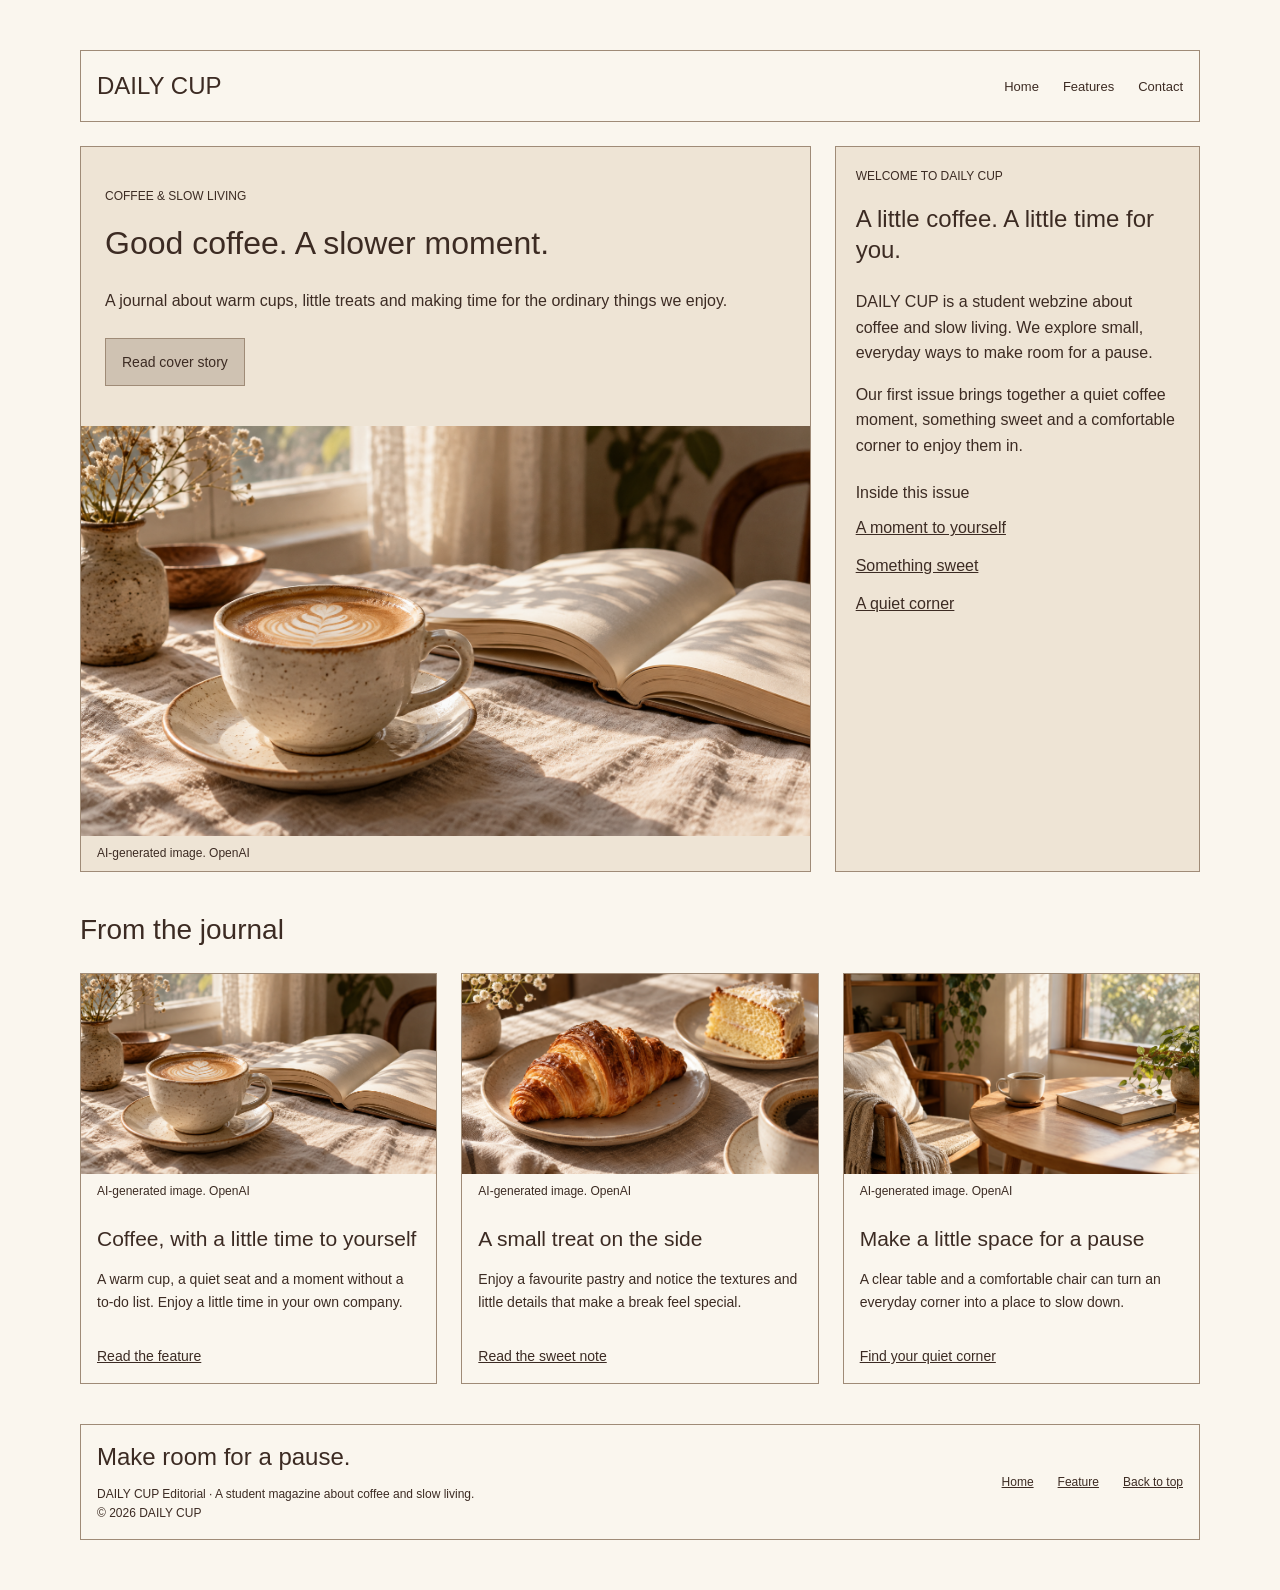
<file: index.html>
<!DOCTYPE html>

<!--AI image declaration:Images were generated using AI-->
<html lang="en">
<head>
    <meta charset="UTF-8">
    <meta name="viewport" content="width=device-width, initial-scale=1.0">
    <title>DAILY CUP | Coffee and Slow Living</title>
    <link rel="stylesheet" href="css/style.css">

</head>


<body>
    <div class="container">
        <header class="site-header" id="top">
            <a class="brand" href="index.html">DAILY CUP</a>

            <nav>
                <ul class="nav-links">
                    <li><a href="index.html">Home</a></li>
                    <li><a href="detail.html">Features</a></li>
                    <li><a href="index.html#contact">Contact</a></li>
                </ul>
            </nav>
        </header>


        <main>
            <section class="hero-grid">
                <article class="spotlight">
                    <div class="spotlight-copy">
                        <p class="eyebrow">COFFEE &amp; SLOW LIVING</p>

                        <h1>Good coffee. A slower moment.</h1>

                        <p>
                            A journal about warm cups, little treats and making time for the ordinary things we enjoy.
                        </p>
                        <a class="button" href="detail.html">Read cover story</a>
                    </div>

                    <img src="images/coffee-moment-ai.png" alt="A ceramic latte cup beside an open book on a sunlit linen table.">

                    <p class="image-caption">AI-generated image. OpenAI</p>
                </article>

                <aside class="intro-sidebar">
                    <p class="eyebrow">WELCOME TO DAILY CUP</p>

                    <h2>A little coffee. A little time for you.</h2>

                    <p>
                        DAILY CUP is a student webzine about coffee and slow living. We explore small, everyday ways to make room for a pause.
                    </p>

                    <p>
                        Our first issue brings together a quiet coffee moment, something sweet and a comfortable corner to enjoy them in.
                    </p>

                    <h3>Inside this issue</h3>

                    <ul class="quick-links">
                        <li>
                            <a href="detail.html">A moment to yourself</a>

                        </li>

                        <li>
                            <a href="detail.html#sweet-pairing">Something sweet</a>

                        </li>

                        <li>
                            <a href="detail.html#coffee-corner">A quiet corner</a>
                        </li>
                    </ul>
                </aside>
            </section>


            <section class="journal" id="stories">
                <h2>From the journal</h2>

                <div class="cards-gallery">
                    <article class="card">
                        <img src="images/coffee-moment-ai.png" alt="A cup of latte and an open book beside a window.">

                        <p class="image-caption">AI-generated image. OpenAI</p>

                        <div class="card-body">
                            <h3>Coffee, with a little time to yourself</h3>

                            <p>
                                A warm cup, a quiet seat and a moment without a to-do list. Enjoy a little time in your own company.
                            </p>

                            <a class="card-link" href="detail.html">Read the feature</a>
                        </div>
                    </article>

                    <article class="card">
                        <img src="images/sweet-pairing-ai.png" alt="A croissant and a slice of vanilla cake on ceramic plates.">

                        <p class="image-caption">AI-generated image. OpenAI</p>

                        <div class="card-body">
                            <h3>A small treat on the side</h3>

                            <p>
                                Enjoy a favourite pastry and notice the textures and little details that make a break feel special.
                            </p>

                            <a class="card-link" href="detail.html#sweet-pairing">Read the sweet note</a>
                        </div>
                    </article>

                    <article class="card">
                        <img src="images/coffee-corner-ai.png" alt="A quiet reading corner with a coffee cup, a book and a leafy plant.">

                        <p class="image-caption">AI-generated image. OpenAI</p>

                        <div class="card-body">
                            <h3>Make a little space for a pause</h3>

                            <p>
                               A clear table and a comfortable chair can turn an everyday corner into a place to slow down. 
                            </p>

                            <a class="card-link" href="detail.html#coffee-corner">Find your quiet corner</a>

                        </div>
                    </article>
                </div>
            </section>
        </main>

        <footer class="site-footer" id="contact">
            <div>
                <h2>Make room for a pause.</h2>

                <p>
                   DAILY CUP Editorial · A student magazine about coffee and slow living. 
                </p>

                <p class="copyright">&copy; 2026 DAILY CUP</p>
            </div>

            <ul class="footer-links">
                <li><a href="index.html">Home</a></li>
                <li><a href="detail.html">Feature</a></li>
                <li><a href="#top">Back to top</a></li>

            </ul>
        </footer>
    </div>
    
</body>
</html>
</file>
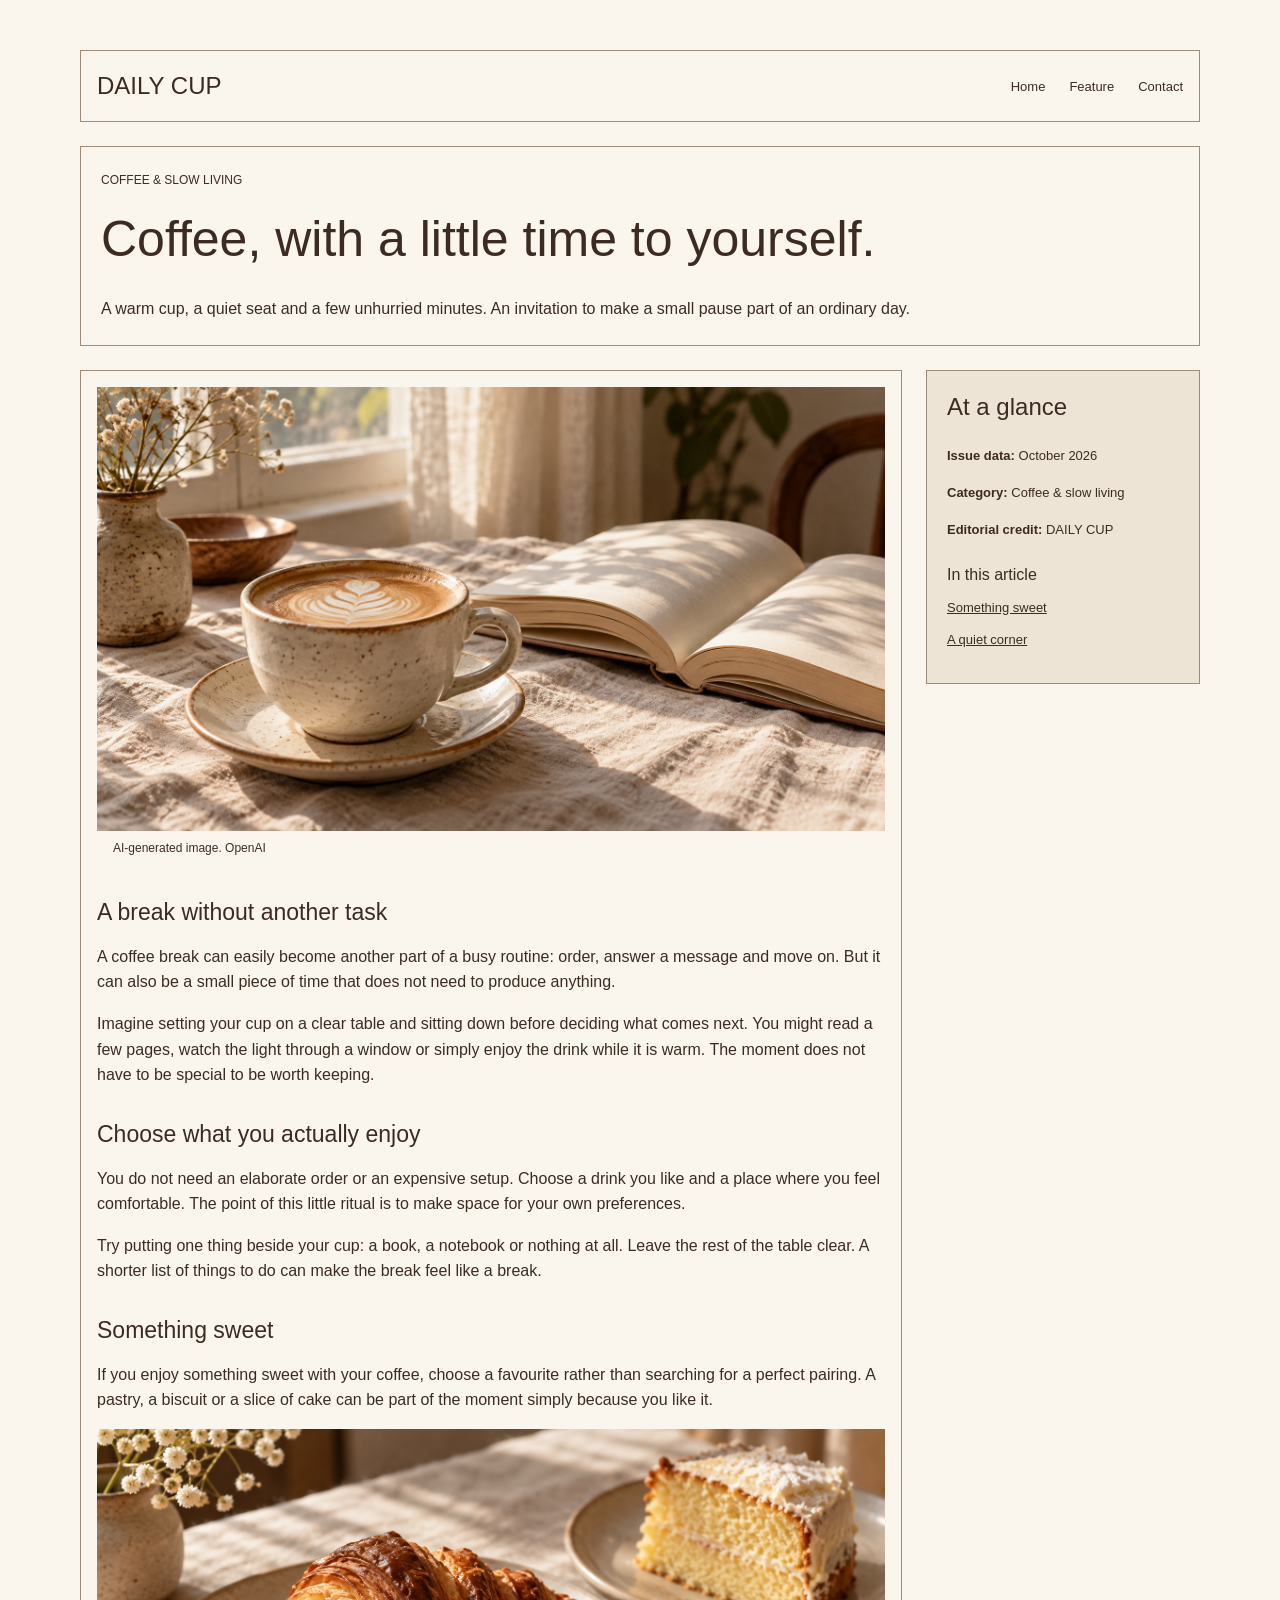
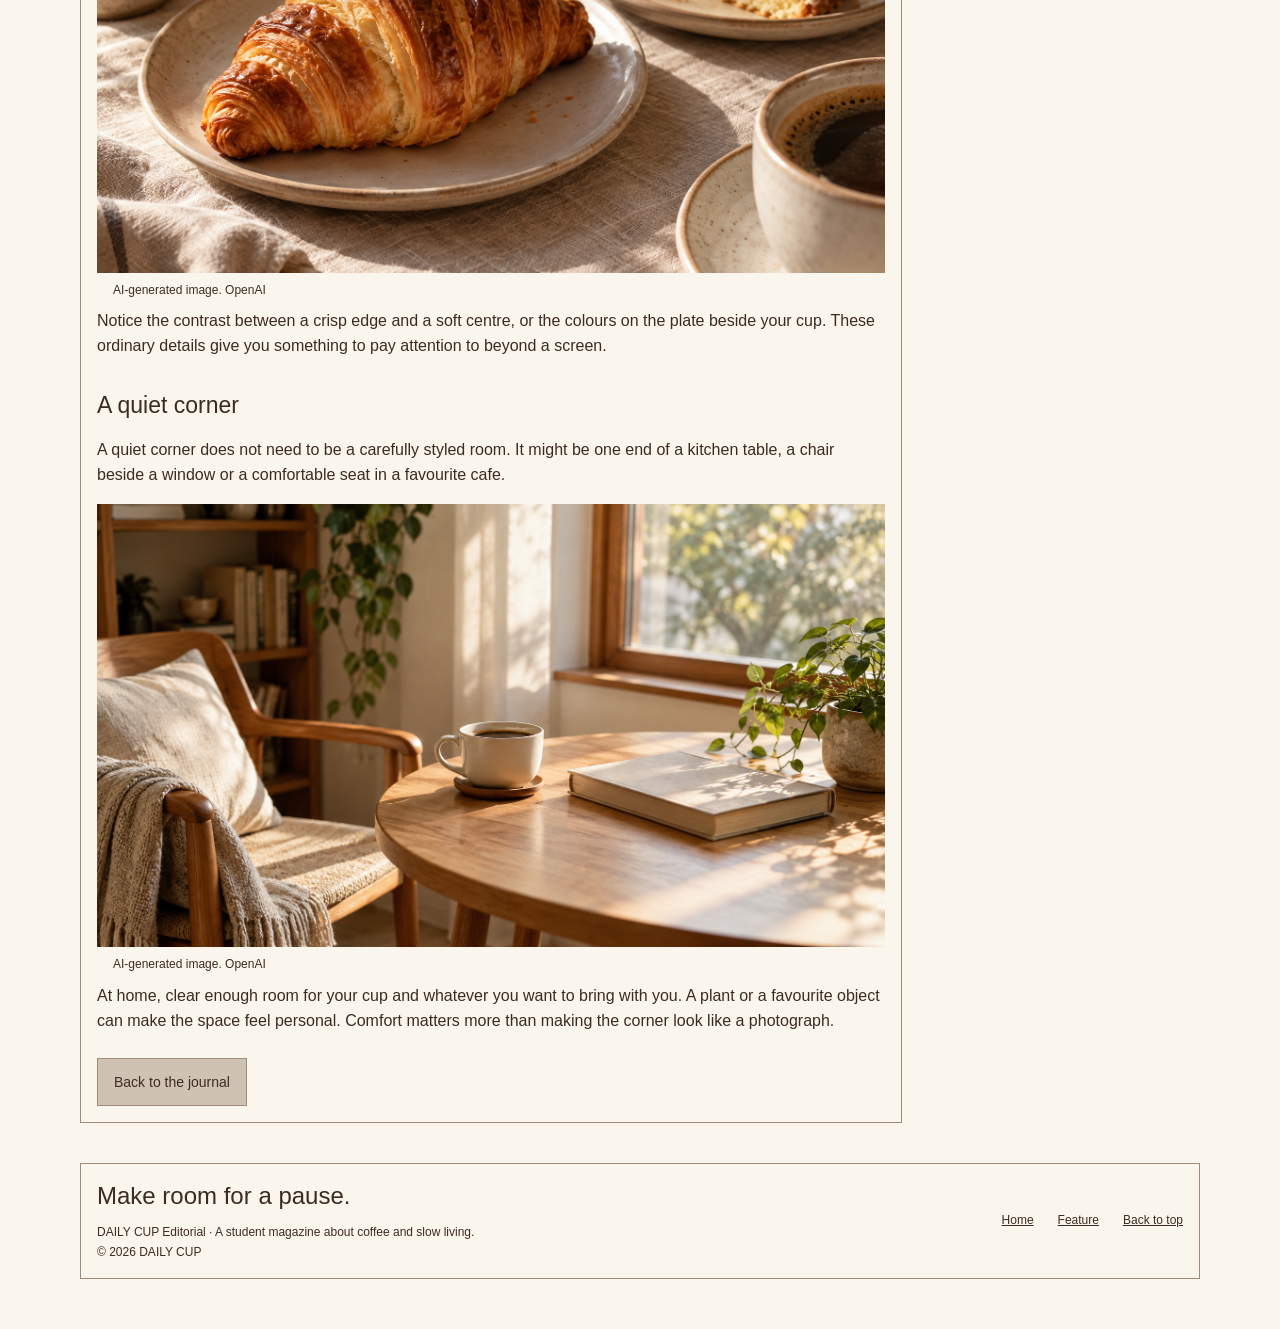
<file: detail.html>
<!DOCTYPE html>
<!--AI image declaration:Images were generated using AI-->
<html lang="en">
<head>
    <meta charset="UTF-8">
    <meta name="viewport" content="width=device-width, initial-scale=1.0">
    <title>Coffee, with a Little Time to Yourself | DAILY CUP</title>
    <link rel="stylesheet" href="css/style.css">
</head>


<body>
    <div class="container">
        <header class="site-header" id="top">
            <a class="brand" href="index.html">DAILY CUP</a>

            <nav>
                <ul class="nav-links">
                    <li><a href="index.html">Home</a></li>
                    <li><a href="detail.html">Feature</a></li>
                    <li><a href="index.html#contact">Contact</a></li>
                </ul>
            </nav>
        </header>


        <main>
            <section class="detail-hero">
                <p class="eyebrow">COFFEE &amp; SLOW LIVING</p>

                <h1>Coffee, with a little time to yourself.</h1>

                <p>
                   A warm cup, a quiet seat and a few unhurried minutes. An invitation to make a small pause part of an ordinary day. 
                </p>
            </section>

            <div class="content-grid">
                <article class="article-body">
                    <img src="images/coffee-moment-ai.png" alt="A ceramic latte cup beside an open book on a sunlit linen table.">

                    <p class="image-caption">AI-generated image. OpenAI</p>

                    <section>
                        <h2>A break without another task</h2>

                        <p>
                            A coffee break can easily become another part of a busy routine: order, answer a message and move on. But it can also be a small piece of time that does not need to produce anything.
                        </p>

                        <p>
                          Imagine setting your cup on a clear table and sitting down before deciding what comes next. You might read a few pages, watch the light through a window or simply enjoy the drink while it is warm. The moment does not have to be special to be worth keeping.  
                        </p>
                    </section>


                    <section>
                        <h2>Choose what you actually enjoy</h2>

                        <p>
                          You do not need an elaborate order or an expensive setup. Choose a drink you like and a place where you feel comfortable. The point of this little ritual is to make space for your own preferences.  
                        </p>

                        <p>
                          Try putting one thing beside your cup: a book, a notebook or nothing at all. Leave the rest of the table clear. A shorter list of things to do can make the break feel like a break.  
                        </p>
                    </section>


                    <section id="sweet-pairing">
                        <h2>Something sweet</h2>

                        <p>
                        If you enjoy something sweet with your coffee, choose a favourite rather than searching for a perfect pairing. A pastry, a biscuit or a slice of cake can be part of the moment simply because you like it. 
                        </p>

                        <img src="images/sweet-pairing-ai.png" alt="A golden croissant and a slice of vanilla cake on ceramic plates.">

                        <p class="image-caption">AI-generated image. OpenAI</p>

                        <p>
                            Notice the contrast between a crisp edge and a soft centre, or the colours on the plate beside your cup. These ordinary details give you something to pay attention to beyond a screen.
                        </p>

                    </section>


                    <section id="coffee-corner">
                        <h2>A quiet corner</h2>

                        <p>
                          A quiet corner does not need to be a carefully styled room. It might be one end of a kitchen table, a chair beside a window or a comfortable seat in a favourite cafe.  
                        </p>

                        <img src="images/coffee-corner-ai.png" alt="A small wooden table with a coffee cup and book beside a comfortable chair.">

                        <p class="image-caption">AI-generated image. OpenAI</p>

                        <p>
                           At home, clear enough room for your cup and whatever you want to bring with you. A plant or a favourite object can make the space feel personal. Comfort matters more than making the corner look like a photograph. 
                        </p>

                        <a class="button" href="index.html#stories">Back to the journal</a>

                    </section>
                </article>


                <aside class="metadata-sidebar">
                    <h2>At a glance</h2>

                    <p><strong>Issue data:</strong> October 2026</p>
                    <p><strong>Category:</strong> Coffee &amp; slow living</p>
                    <p><strong>Editorial credit:</strong> DAILY CUP</p>

                    <h3>In this article</h3>

                    <ul class="quick-links">
                        <li><a href="#sweet-pairing">Something sweet</a></li>
                        <li><a href="#coffee-corner">A quiet corner</a></li>
                    </ul>
                </aside>
            </div>
        </main>

        <footer class="site-footer" id="contact">
            <div>
                <h2>Make room for a pause.</h2>

                <p>
                  DAILY CUP Editorial · A student magazine about coffee and slow living.  
                </p>

                <p class="copyright">&copy; 2026 DAILY CUP</p>
            </div>

            <ul class="footer-links">
                <li><a href="index.html">Home</a></li>
                <li><a href="detail.html">Feature</a></li>
                <li><a href="#top">Back to top</a></li>

            </ul>
        </footer>
    </div>
</body>
</html>
</file>
<file: css/style.css>
/*reset*/
*{
    margin:0;
    padding:0;
    box-sizing:border-box;
}


/*base styles*/
body{
    background-color: #faf6ee;
    color:#3c2b23;
    font-family:Arial, Helvetica, sans-serif;
    font-size:16px;
    line-height:1.6;

}

.container{
    width:100%;
    max-width: 1440px;
    margin: 0 auto;
    padding: 24px 20px;
}

a{
    color:#3c2b23;
}

img{
    display: block;
    width:100%;
    max-width:100%;
    height:auto;
    background-color: #e0d7c9;

}

h1,
h2,
h3 {
    font-weight:400;
    line-height:1.3;
}

p{
    margin-bottom:16px;

}


/*header*/

.site-header{
    display:flex;
    flex-direction:column;
    justify-content: space-between;
    align-items: flex-start;
    gap:16px;
    padding:16px;
    border: 1px solid #9f8b77;
}


.brand{
    font-size: 24px;
    text-decoration: none;

}

.nav-links a{
    font-size: 13px;
    text-decoration: none;

}

.nav-links{
  display:flex;
  flex-direction:row;
  gap:24px;
  list-style:none;
  margin:0;
  padding:0;

}


/*mobile-first*/

.hero-grid,
.content-grid {
  display: grid;
  grid-template-columns: 1fr;
  gap: 24px;
  margin-top: 24px;
}


.spotlight,
.intro-sidebar,
.metadata-sidebar {
  background-color: #eee4d5;
  border: 1px solid #9f8b77;
}

.spotlight-copy {
  padding: 24px;
}

.eyebrow {
  font-size: 12px;
  margin-bottom: 16px;
}

.spotlight h1 {
  font-size: 32px;
  margin-bottom: 24px;
}

/*figma*/
.button {
  display: inline-block;
  padding: 12px 16px;
  margin-top: 8px;
  background-color: #cfc2b2;
  color: #3c2b23;
  border: 1px solid #9f8b77;
  font-size: 14px;
  text-decoration: none;
}

.image-caption {
  padding: 8px 16px;
  margin-bottom: 0;
  color: #3c2b23;
  font-size: 12px;
}

.intro-sidebar,
.metadata-sidebar {
  padding: 20px;
}

.intro-sidebar h2,
.metadata-sidebar h2 {
  font-size: 24px;
  margin-bottom: 24px;
}

.intro-sidebar h3,
.metadata-sidebar h3 {
  font-size: 16px;
  margin-top: 24px;
  margin-bottom: 12px;
}

.quick-links {
  list-style: none;
}

.quick-links li {
  margin-bottom: 12px;
}


.journal {
  margin-top: 40px;
}

.journal > h2 {
  font-size: 28px;
  margin-bottom: 24px;
}

.cards-gallery {
  display: grid;
  grid-template-columns: 1fr;
  gap: 24px;
}

/*flexbox cards*/
.card {
  display: flex;
  flex-direction: column;
  border: 1px solid #9f8b77;
}

.card-body {
  display: flex;
  flex-direction: column;
  flex-grow: 1;
  padding: 16px;
}

.card h3 {
  font-size: 21px;
  margin-bottom: 16px;
}

.card-body p,
.card-link {
  font-size: 14px;
}



.card-link {
  margin-top: auto;
  padding-top: 16px;
}


.detail-hero {
  padding: 24px 20px;
  margin-top: 24px;
  border: 1px solid #9f8b77;
}

.detail-hero h1 {
  font-size: 30px;
  margin-bottom: 24px;
}

.detail-hero p:last-child {
  margin-bottom: 0;
}



.content-grid {
  align-items: start;
}

.article-body {
  padding: 16px;
  border: 1px solid #9f8b77;
}

.article-body section {
  margin-top: 32px;
}

.article-body h2 {
  font-size: 23px;
  margin-bottom: 16px;
}

.metadata-sidebar p,
.metadata-sidebar .quick-links {
  font-size: 13px;
}

/*share footer*/

.site-footer {
  display: flex;
  flex-direction: column;
  justify-content: space-between;
  gap: 24px;
  padding: 16px;
  margin-top: 40px;
  border: 1px solid #9f8b77;
}

.site-footer h2 {
  font-size: 24px;
  margin-bottom: 12px;
}

.site-footer p,
.footer-links {
  display:flex;
  flex-wrap:wrap;
  gap:24px;
  list-style: none;
  font-size: 12px;
  margin:0;
  padding:0;
}

.site-footer .copyright {
  margin-bottom: 0;
}


/* 768px above*/

@media (min-width: 768px) {
  .container {
    padding: 50px 80px;
  }

  .site-header {
    flex-direction: row;
    align-items: center;
  }

  /* main visual 2:1*/

  .hero-grid {
    grid-template-columns: 2fr 1fr;
  }

  .spotlight-copy {
    padding: 40px 24px;
  }

  /*auto flexbox cards*/

  .cards-gallery {
    grid-template-columns: repeat(auto-fit, minmax(280px, 1fr));
  }

  .detail-hero h1 {
    font-size: 50px;
  }

  /*content and nav*/

  .content-grid {
    grid-template-columns: 3fr 1fr;
  }

  .site-footer {
    flex-direction: row;
    align-items: center;
  }
}
</file>
